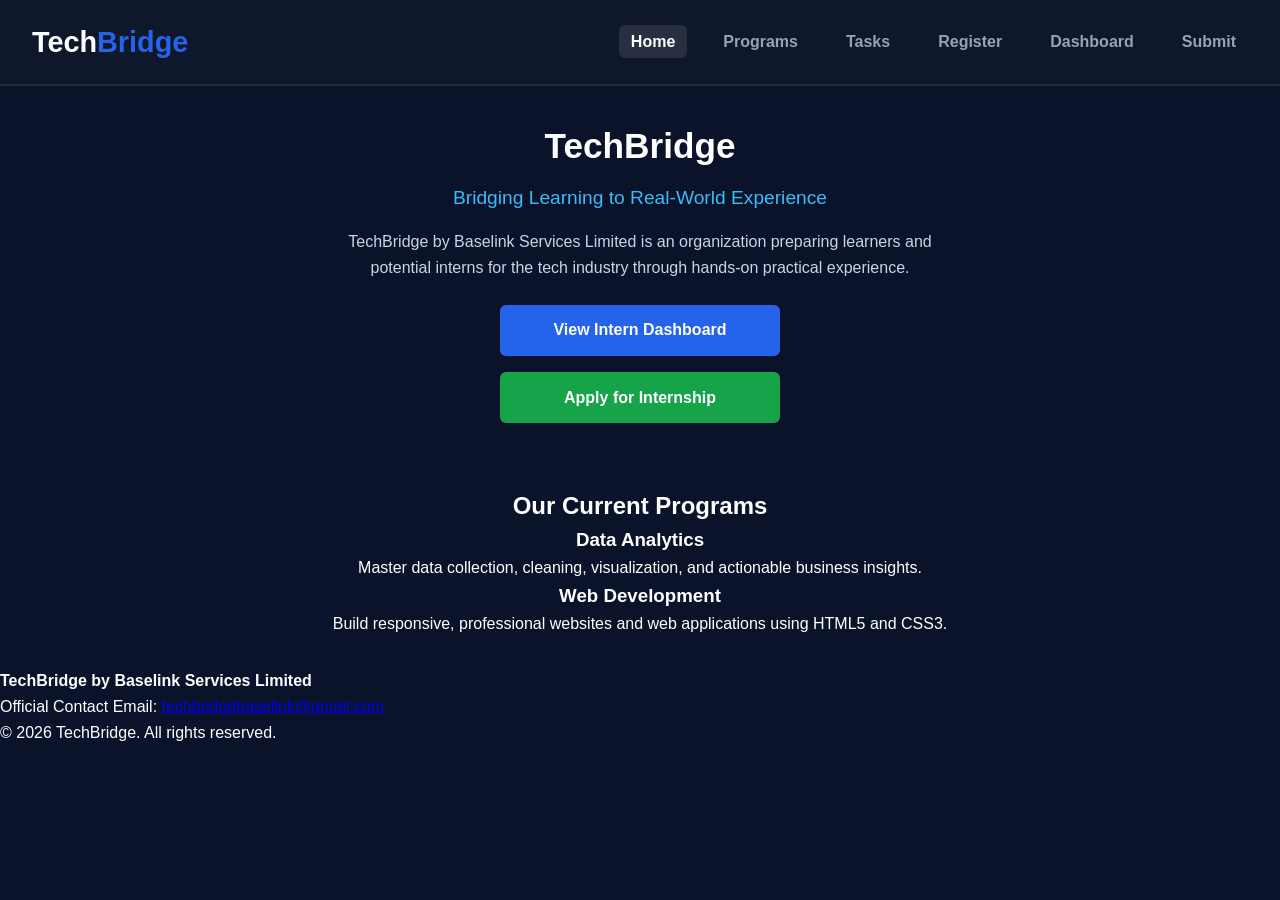
<file: index.html>
<!DOCTYPE html>
<html lang="en">
<head>
    <meta charset="UTF-8">
    <meta name="viewport" content="width=device-width, initial-scale=1.0">
    <title>TechBridge - Bridging Learning to Real-World Experience</title>
    <link rel="stylesheet" href="style.css">
</head>
<body>
    <header class="navbar">
        <a href="index.html" class="logo">Tech<span>Bridge</span></a>
        <nav>
            <ul class="nav-links">
                <li><a href="index.html" class="active">Home</a></li>
                <li><a href="programs.html">Programs</a></li>
                <li><a href="tasks.html">Tasks</a></li>
                <li><a href="register.html">Register</a></li>
                <li><a href="dashboard.html">Dashboard</a></li>
                <li><a href="submit.html">Submit</a></li>
            </ul>
        </nav>
    </header>
    <section class="hero" id="about">
        <h1>TechBridge</h1>
        <p class="hero-tagline">Bridging Learning to Real-World Experience</p>
        <p class="intro-desc">TechBridge by Baselink Services Limited is an organization preparing learners and potential interns for the tech industry through hands-on practical experience.</p>
        <div class="hero-btns">
            <a href="dashboard.html" class="btn-primary">View Intern Dashboard</a>
            <a href="register.html" class="btn-community">Apply for Internship</a>
        </div>
    </section>
    <section class="programs" id="programs">
        <h2>Our Current Programs</h2>
        <div class="program-grid">
            <div class="card">
                <h3>Data Analytics</h3>
                <p>Master data collection, cleaning, visualization, and actionable business insights.</p>
            </div>
            <div class="card">
                <h3>Web Development</h3>
                <p>Build responsive, professional websites and web applications using HTML5 and CSS3.</p>
            </div>
        </div>
    </section>
          <footer id="contact">
        <p><strong>TechBridge by Baselink Services Limited</strong></p>
        <p>Official Contact Email: <a href="mailto:techbridgebaselink@gmail.com">techbridgebaselink@gmail.com</a></p>
        <p class="footer-copy">&copy; 2026 TechBridge. All rights reserved.</p>
    </footer>
</body>
</html>
</file>
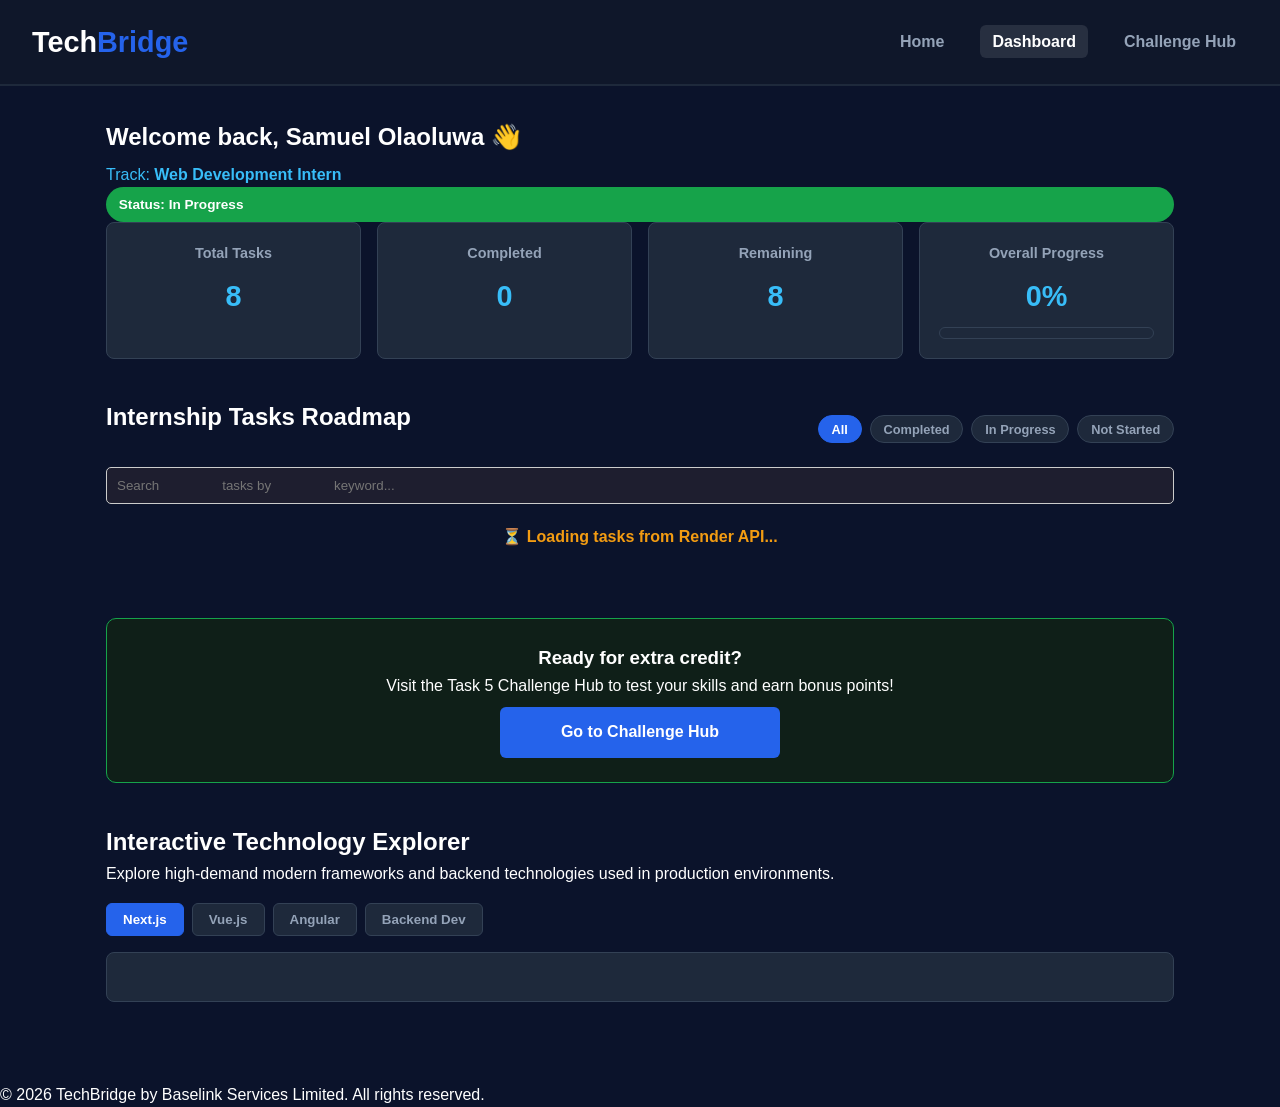
<file: dashboard.html>
<!DOCTYPE html> <html 
lang="en"> <head>
    <meta charset="UTF-8"> 
    <meta name="viewport" 
    content="width=device-width, 
    initial-scale=1.0"> 
    <title>TechBridge - 
    Intern 
    Dashboard</title> <link 
    rel="stylesheet" 
    href="style.css">
</head> <body> <header 
    class="navbar">
        <a 
        href="index.html" 
        class="logo">Tech<span>Bridge</span></a> 
        <nav>
            <ul 
            class="nav-links">
                <li><a 
                href="index.html">Home</a></li> 
                <li><a 
                href="dashboard.html" 
                class="active">Dashboard</a></li> 
                <li><a 
                href="challenges.html">Challenge 
                Hub</a></li>
            </ul> </nav> 
    </header> <main 
    class="container">
        <!-- Welcome Banner 
        --> <section 
        class="welcome-banner">
            <div> 
                <h1>Welcome 
                back, <span 
                id="intern-name">Samuel 
                Olaoluwa</span> 
                👋</h1> <p 
                class="track-badge">Track: 
                <strong><span 
                id="intern-track">Web 
                Development 
                Intern</span></strong></p>
            </div> <div 
            class="status-pill">Status: 
            <span 
            id="intern-status">In 
            Progress</span></div>
        </section> <!-- 
        Internship Progress 
        Overview --> 
        <section 
        class="overview-grid">
            <div 
            class="stat-card">
                <h3>Total 
                Tasks</h3> 
                <p 
                id="dash-total">8</p>
            </div> <div 
            class="stat-card">
                <h3>Completed</h3> 
                <p 
                id="dash-completed">0</p>
            </div> <div 
            class="stat-card">
                <h3>Remaining</h3> 
                <p 
                id="dash-remaining">8</p>
            </div> <div 
            class="stat-card">
                <h3>Overall 
                Progress</h3> 
                <p 
                id="dash-percentage">0%</p> 
                <div 
                class="progress-bg" 
                style="margin-top: 
                0.5rem;">
                    <div 
                    id="dash-progress-fill" 
                    class="progress-fill"></div>
                </div> 
            </div>
        </section> <!-- 
        Dynamic Task 
        Tracker --> 
        <section 
        class="dashboard-section">
            <div 
            class="section-header">
                <h2>Internship 
                Tasks 
                Roadmap</h2> 
                <div 
                class="filter-controls">
                    <button 
                    class="dash-filter 
                    active" 
                    data-filter="all">All</button> 
                    <button 
                    class="dash-filter" 
                    data-filter="completed">Completed</button> 
                    <button 
                    class="dash-filter" 
                    data-filter="in-progress">In 
                    Progress</button> 
                    <button 
                    class="dash-filter" 
                    data-filter="not-started">Not 
                    Started</button>
                </div> 
            </div> <!-- 
            Task 8: Search 
            Bar and Loading 
            States --> <div 
            style="margin-bottom: 
            20px;">
                <input 
                type="text" 
                id="searchInput" 
                placeholder="Search 
                tasks by 
                keyword..." 
                style="width: 
                100%; 
                padding: 
                10px; 
                border-radius: 
                5px; 
                border: 1px 
                solid #ccc; 
                background: 
                #1e1e2f; 
                color: 
                white;">
            </div> <div 
            id="statusMessage" 
            style="text-align: 
            center; 
            margin-bottom: 
            20px; 
            font-weight: 
            bold;">
                <p 
                id="loadingText" 
                style="color: 
                #f39c12;">⏳ 
                Loading 
                tasks from 
                Render 
                API...</p> 
                <p 
                id="errorText" 
                style="color: 
                #e74c3c; 
                display: 
                none;">❌ 
                Unable to 
                load tasks. 
                Please try 
                again 
                later.</p> 
                <p 
                id="noResultsText" 
                style="color: 
                #3498db; 
                display: 
                none;">🔍 
                No matching 
                tasks 
                found.</p>
            </div> <div 
            id="dynamic-task-list" 
            class="tasks-grid"></div>
        </section> <!-- 
        Challenge Hub 
        Callout --> 
        <section 
        class="challenge-hub-card">
            <h3>Ready for 
            extra 
            credit?</h3> 
            <p>Visit the 
            Task 5 
            Challenge Hub 
            to test your 
            skills and earn 
            bonus 
            points!</p> <a 
            href="challenges.html" 
            class="btn-primary" 
            style="display: 
            inline-block; 
            margin-top: 
            0.5rem;">Go to 
            Challenge 
            Hub</a>
        </section> <!-- 
        Interactive 
        Technology Explorer 
        --> <section 
        class="dashboard-section 
        tech-explorer">
            <h2>Interactive 
            Technology 
            Explorer</h2> 
            <p>Explore 
            high-demand 
            modern 
            frameworks and 
            backend 
            technologies 
            used in 
            production 
            environments.</p>
            
            <div 
            class="tech-tabs">
                <button 
                class="tech-tab 
                active" 
                data-tech="nextjs">Next.js</button> 
                <button 
                class="tech-tab" 
                data-tech="vue">Vue.js</button> 
                <button 
                class="tech-tab" 
                data-tech="angular">Angular</button> 
                <button 
                class="tech-tab" 
                data-tech="backend">Backend 
                Dev</button>
            </div>
            
            <div 
            id="tech-content-panel" 
            class="tech-panel">
                <!-- 
                Dynamic 
                Content 
                Injected 
                via JS -->
            </div> 
        </section>
    </main> <footer> 
        <p>&copy; 2026 
        TechBridge by 
        Baselink Services 
        Limited. All rights 
        reserved.</p>
    </footer> <script 
    src="dashboard.js"></script>
</body> </html>
</file>
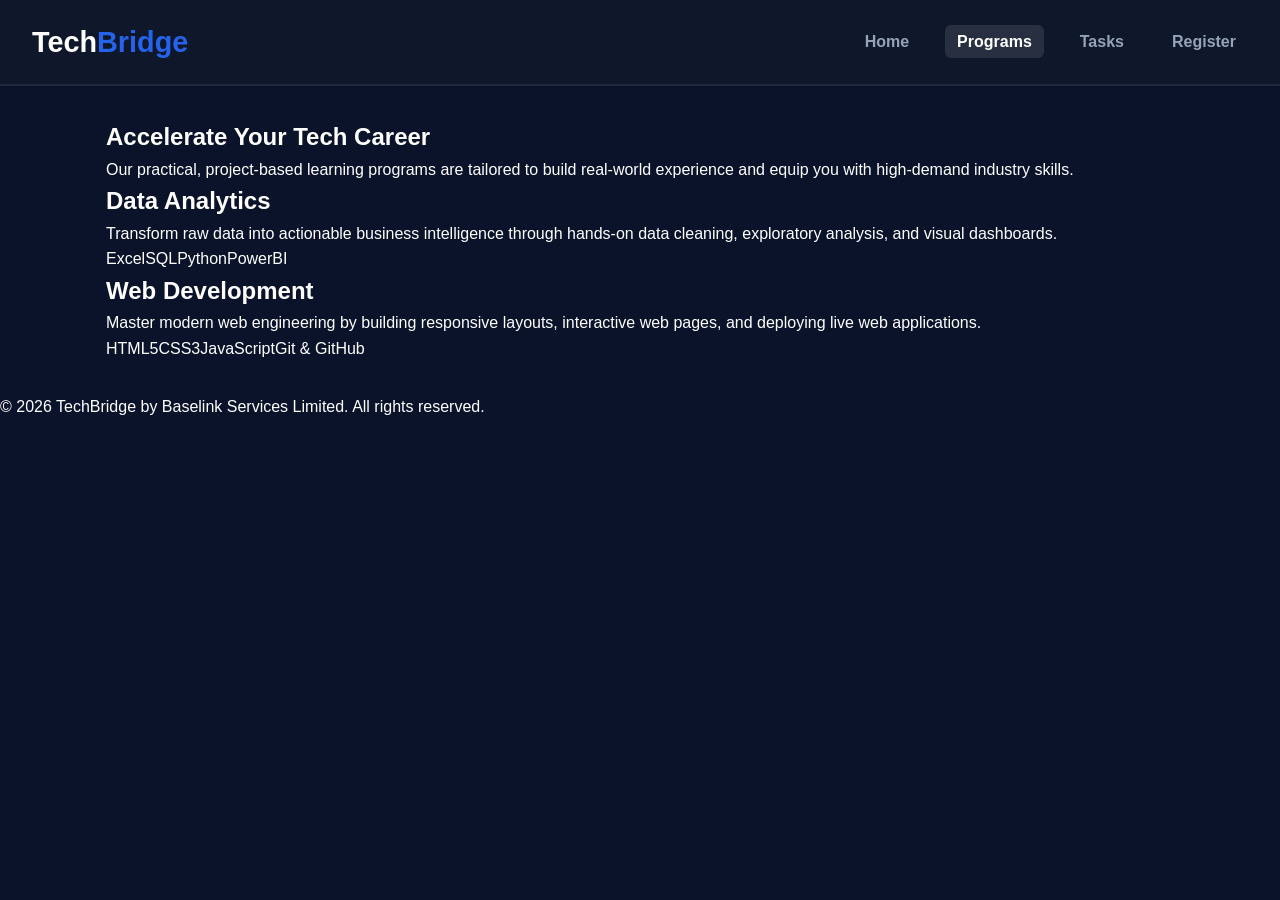
<file: programs.html>
<!DOCTYPE html> <html lang="en"> <head> <meta 
    charset="UTF-8"> <meta name="viewport" 
    content="width=device-width, 
    initial-scale=1.0"> <title>TechBridge - 
    Programs</title> <link rel="stylesheet" 
    href="style.css">
</head> <body> <header class="navbar"> <a 
        href="index.html" 
        class="logo">Tech<span>Bridge</span></a> 
        <nav>
            <ul class="nav-links"> <li><a 
                href="index.html">Home</a></li> 
                <li><a href="programs.html" 
                class="active">Programs</a></li> 
                <li><a 
                href="tasks.html">Tasks</a></li> 
                <li><a 
                href="register.html">Register</a></li>
            </ul> </nav> </header> <main 
    class="container">
        <section class="programs-overview"> 
            <h1>Accelerate Your Tech Career</h1> 
            <p>Our practical, project-based 
            learning programs are tailored to build 
            real-world experience and equip you 
            with high-demand industry skills.</p>
        </section> <section class="program-cards"> 
            <div class="program-card">
                <h2>Data Analytics</h2> 
                <p>Transform raw data into 
                actionable business intelligence 
                through hands-on data cleaning, 
                exploratory analysis, and visual 
                dashboards.</p> <div 
                class="skills-tags">
                    <span 
                    class="tag">Excel</span><span 
                    class="tag">SQL</span><span 
                    class="tag">Python</span><span 
                    class="tag">PowerBI</span>
                </div> </div> <div 
            class="program-card">
                <h2>Web Development</h2> <p>Master 
                modern web engineering by building 
                responsive layouts, interactive web 
                pages, and deploying live web 
                applications.</p> <div 
                class="skills-tags">
                    <span 
                    class="tag">HTML5</span><span 
                    class="tag">CSS3</span><span 
                    class="tag">JavaScript</span><span 
                    class="tag">Git & GitHub</span>
                </div> </div> </section> </main> 
    <footer>
        <p>&copy; 2026 TechBridge by Baselink 
        Services Limited. All rights reserved.</p>
    </footer> </body> </html>
</file>
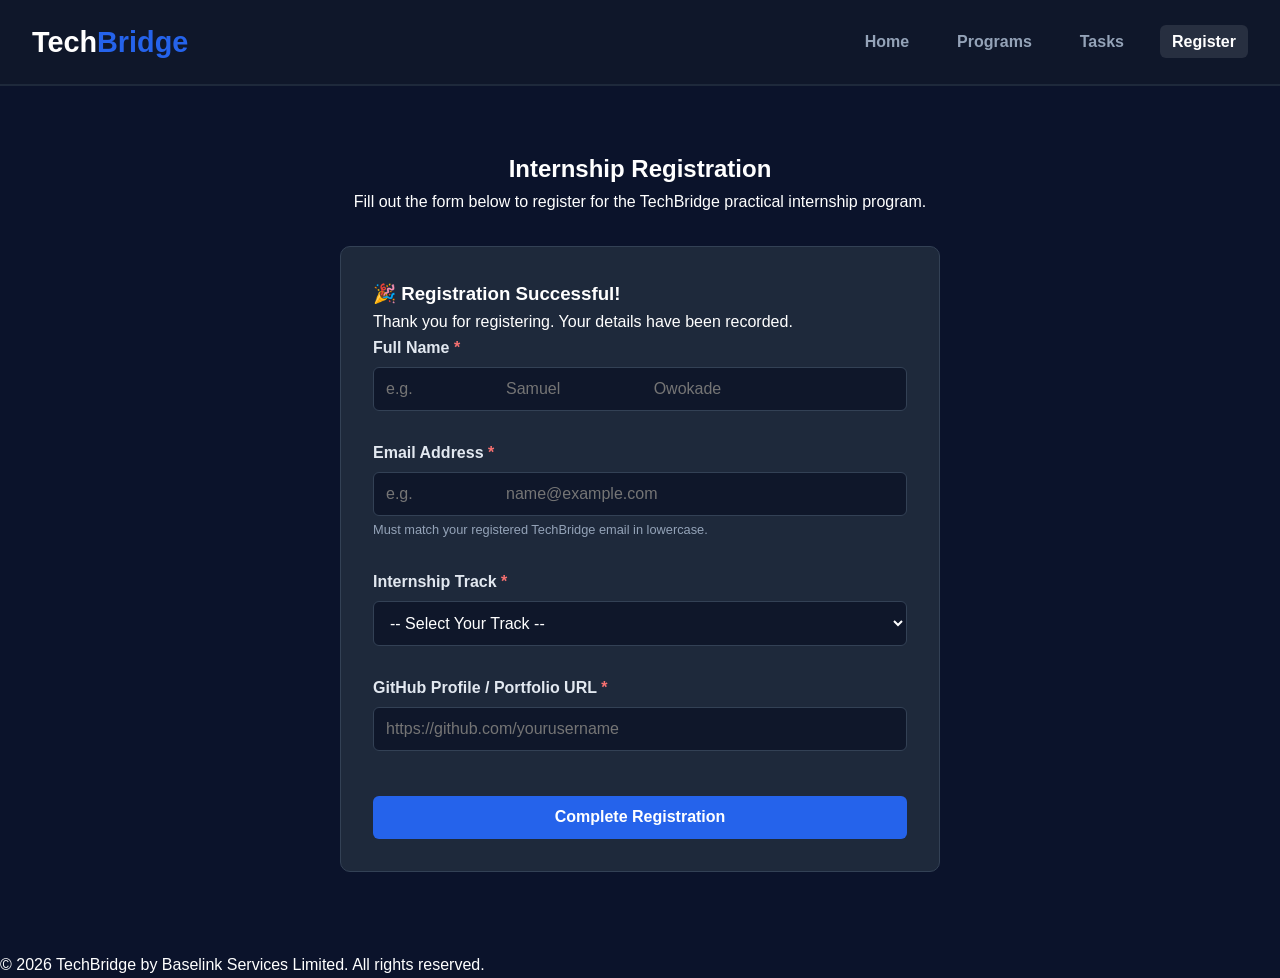
<file: register.html>
<!DOCTYPE html> <html 
lang="en"> <head>
    <meta charset="UTF-8"> 
    <meta name="viewport" 
    content="width=device-width, 
    initial-scale=1.0"> 
    <title>TechBridge - Intern 
    Registration</title> <link 
    rel="stylesheet" 
    href="style.css">
</head> <body> <header 
    class="navbar">
        <a href="index.html" 
        class="logo">Tech<span>Bridge</span></a> 
        <nav>
            <ul 
            class="nav-links">
                <li><a 
                href="index.html">Home</a></li> 
                <li><a 
                href="programs.html">Programs</a></li> 
                <li><a 
                href="tasks.html">Tasks</a></li> 
                <li><a 
                href="register.html" 
                class="active">Register</a></li>
            </ul> </nav> 
    </header> <main 
    class="container">
        <section 
        class="form-header">
            <h1>Internship 
            Registration</h1> 
            <p>Fill out the 
            form below to 
            register for the 
            TechBridge 
            practical 
            internship 
            program.</p>
        </section> <section 
        class="form-card">
            <div 
            id="success-message" 
            class="success-box 
            hidden" 
            role="alert">
                <h3>🎉 
                Registration 
                Successful!</h3> 
                <p>Thank you 
                for 
                registering. 
                Your details 
                have been 
                recorded.</p>
            </div> <form 
            id="registration-form" 
            novalidate>
                <div 
                class="form-group">
                    <label 
                    for="fullname">Full 
                    Name <span 
                    class="required">*</span></label> 
                    <input 
                    type="text" 
                    id="fullname" 
                    name="fullname" 
                    placeholder="e.g. 
                    Samuel 
                    Owokade" 
                    required 
                    aria-describedby="fullname-error"> 
                    <span 
                    class="error-msg" 
                    id="fullname-error" 
                    aria-live="polite"></span>
                </div> <div 
                class="form-group">
                    <label 
                    for="email">Email 
                    Address 
                    <span 
                    class="required">*</span></label> 
                    <input 
                    type="email" 
                    id="email" 
                    name="email" 
                    placeholder="e.g. 
                    name@example.com" 
                    required 
                    aria-describedby="email-error"> 
                    <small 
                    class="input-hint">Must 
                    match your 
                    registered 
                    TechBridge 
                    email in 
                    lowercase.</small> 
                    <span 
                    class="error-msg" 
                    id="email-error" 
                    aria-live="polite"></span>
                </div> <div 
                class="form-group">
                    <label 
                    for="track">Internship 
                    Track <span 
                    class="required">*</span></label> 
                    <select 
                    id="track" 
                    name="track" 
                    required 
                    aria-describedby="track-error">
                        <option 
                        value="">-- 
                        Select 
                        Your 
                        Track 
                        --</option> 
                        <option 
                        value="web-dev">Web 
                        Development</option> 
                        <option 
                        value="data-analytics">Data 
                        Analytics</option>
                    </select> 
                    <span 
                    class="error-msg" 
                    id="track-error" 
                    aria-live="polite"></span>
                </div> <div 
                class="form-group">
                    <label 
                    for="github">GitHub 
                    Profile / 
                    Portfolio 
                    URL <span 
                    class="required">*</span></label> 
                    <input 
                    type="url" 
                    id="github" 
                    name="github" 
                    placeholder="https://github.com/yourusername" 
                    required 
                    aria-describedby="github-error"> 
                    <span 
                    class="error-msg" 
                    id="github-error" 
                    aria-live="polite"></span>
                </div> <button 
                type="submit" 
                id="submit-btn" 
                class="btn-primary 
                form-submit-btn">Complete 
                Registration</button>
            </form> </section> 
    </main> <footer>
        <p>&copy; 2026 
        TechBridge by Baselink 
        Services Limited. All 
        rights reserved.</p>
    </footer> <script 
    src="script.js"></script>
</body> </html>
</file>
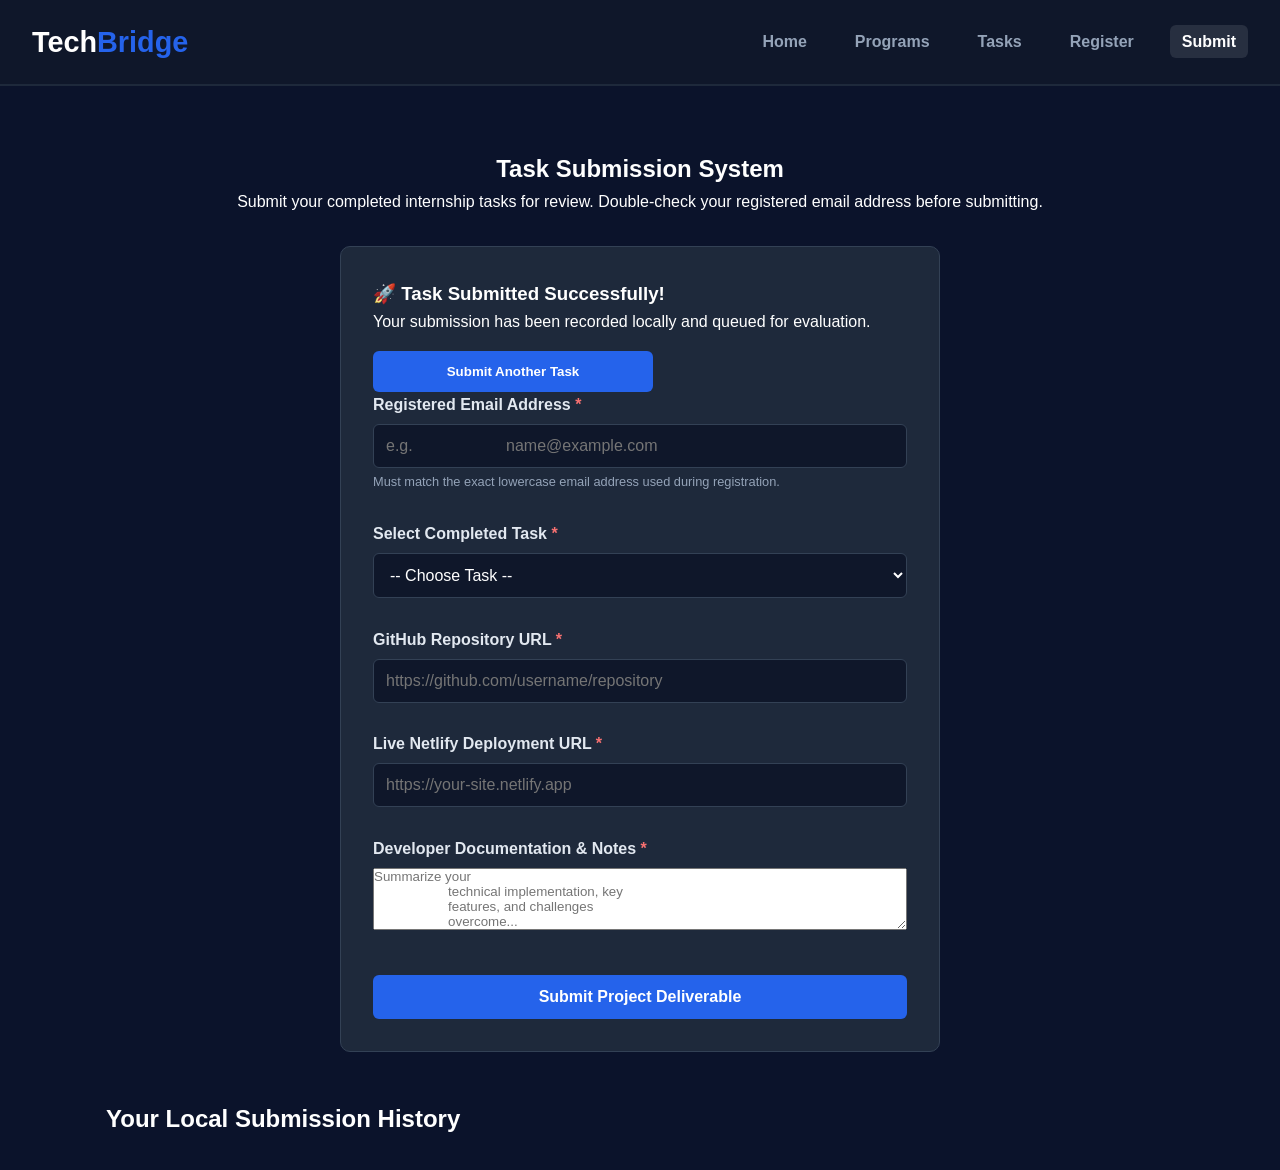
<file: submit.html>
<!DOCTYPE html> <html lang="en"> <head> <meta 
    charset="UTF-8"> <meta name="viewport" 
    content="width=device-width, initial-scale=1.0"> 
    <title>TechBridge - Task Submission System</title> 
    <link rel="stylesheet" href="style.css">
</head> <body> <header class="navbar"> <a 
        href="index.html" 
        class="logo">Tech<span>Bridge</span></a> <nav>
            <ul class="nav-links"> <li><a 
                href="index.html">Home</a></li> <li><a 
                href="programs.html">Programs</a></li> 
                <li><a href="tasks.html">Tasks</a></li> 
                <li><a 
                href="register.html">Register</a></li> 
                <li><a href="submit.html" 
                class="active">Submit</a></li>
            </ul> </nav> </header> <main 
    class="container">
        <section class="form-header"> <h1>Task 
            Submission System</h1> <p>Submit your 
            completed internship tasks for review. 
            Double-check your registered email address 
            before submitting.</p>
        </section> <section class="form-card"> <div 
            id="submit-success-message" 
            class="success-box hidden" role="alert">
                <h3>🚀 Task Submitted Successfully!</h3> 
                <p>Your submission has been recorded 
                locally and queued for evaluation.</p> 
                <button type="button" 
                id="submit-another-btn" 
                class="btn-primary" 
                style="margin-top:1rem;">Submit Another 
                Task</button>
            </div> <form id="submission-form" 
            novalidate>
                <div class="form-group"> <label 
                    for="sub-email">Registered Email 
                    Address <span 
                    class="required">*</span></label> 
                    <input type="email" id="sub-email" 
                    name="email" placeholder="e.g. 
                    name@example.com" required 
                    aria-describedby="sub-email-error"> 
                    <small class="input-hint">Must match 
                    the exact lowercase email address 
                    used during registration.</small> 
                    <span class="error-msg" 
                    id="sub-email-error" 
                    aria-live="polite"></span>
                </div> <div class="form-group"> <label 
                    for="sub-task">Select Completed Task 
                    <span 
                    class="required">*</span></label> 
                    <select id="sub-task" name="task" 
                    required 
                    aria-describedby="sub-task-error">
                        <option value="">-- Choose Task 
                        --</option> <option value="Task 
                        1">Task 1: Build the TechBridge 
                        Homepage</option> <option 
                        value="Task 2">Task 2: Build the 
                        Programs Experience</option> 
                        <option value="Task 3">Task 3: 
                        Build the Internship Tasks 
                        Experience</option> <option 
                        value="Task 4">Task 4: Build an 
                        Interactive Task 
                        Tracker</option> <option 
                        value="Task 5">Task 5: Build the 
                        Intern Registration 
                        Experience</option> <option 
                        value="Task 6">Task 6: Build the 
                        Task Submission System</option> 
                        <option value="Task 7">Task 7: 
                        Build the Intern 
                        Dashboard</option> <option 
                        value="Task 8">Task 8: Build the 
                        Complete TechBridge 
                        Platform</option>
                    </select> <span class="error-msg" 
                    id="sub-task-error" 
                    aria-live="polite"></span>
                </div> <div class="form-group"> <label 
                    for="sub-github">GitHub Repository 
                    URL <span 
                    class="required">*</span></label> 
                    <input type="url" id="sub-github" 
                    name="github" 
                    placeholder="https://github.com/username/repository" 
                    required 
                    aria-describedby="sub-github-error"> 
                    <span class="error-msg" 
                    id="sub-github-error" 
                    aria-live="polite"></span>
                </div> <div class="form-group"> <label 
                    for="sub-netlify">Live Netlify 
                    Deployment URL <span 
                    class="required">*</span></label> 
                    <input type="url" id="sub-netlify" 
                    name="netlify" 
                    placeholder="https://your-site.netlify.app" 
                    required 
                    aria-describedby="sub-netlify-error"> 
                    <span class="error-msg" 
                    id="sub-netlify-error" 
                    aria-live="polite"></span>
                </div> <div class="form-group"> <label 
                    for="sub-notes">Developer 
                    Documentation & Notes <span 
                    class="required">*</span></label> 
                    <textarea id="sub-notes" 
                    name="notes" rows="4" 
                    placeholder="Summarize your 
                    technical implementation, key 
                    features, and challenges 
                    overcome..." required 
                    aria-describedby="sub-notes-error"></textarea> 
                    <span class="error-msg" 
                    id="sub-notes-error" 
                    aria-live="polite"></span>
                </div> <button type="submit" 
                class="btn-primary 
                form-submit-btn">Submit Project 
                Deliverable</button>
            </form> </section> <!-- Submission History 
        Log --> <section 
        class="submission-history-container">
            <h2>Your Local Submission History</h2>
            <div id="submission-history-list" class="submission-hist
</file>
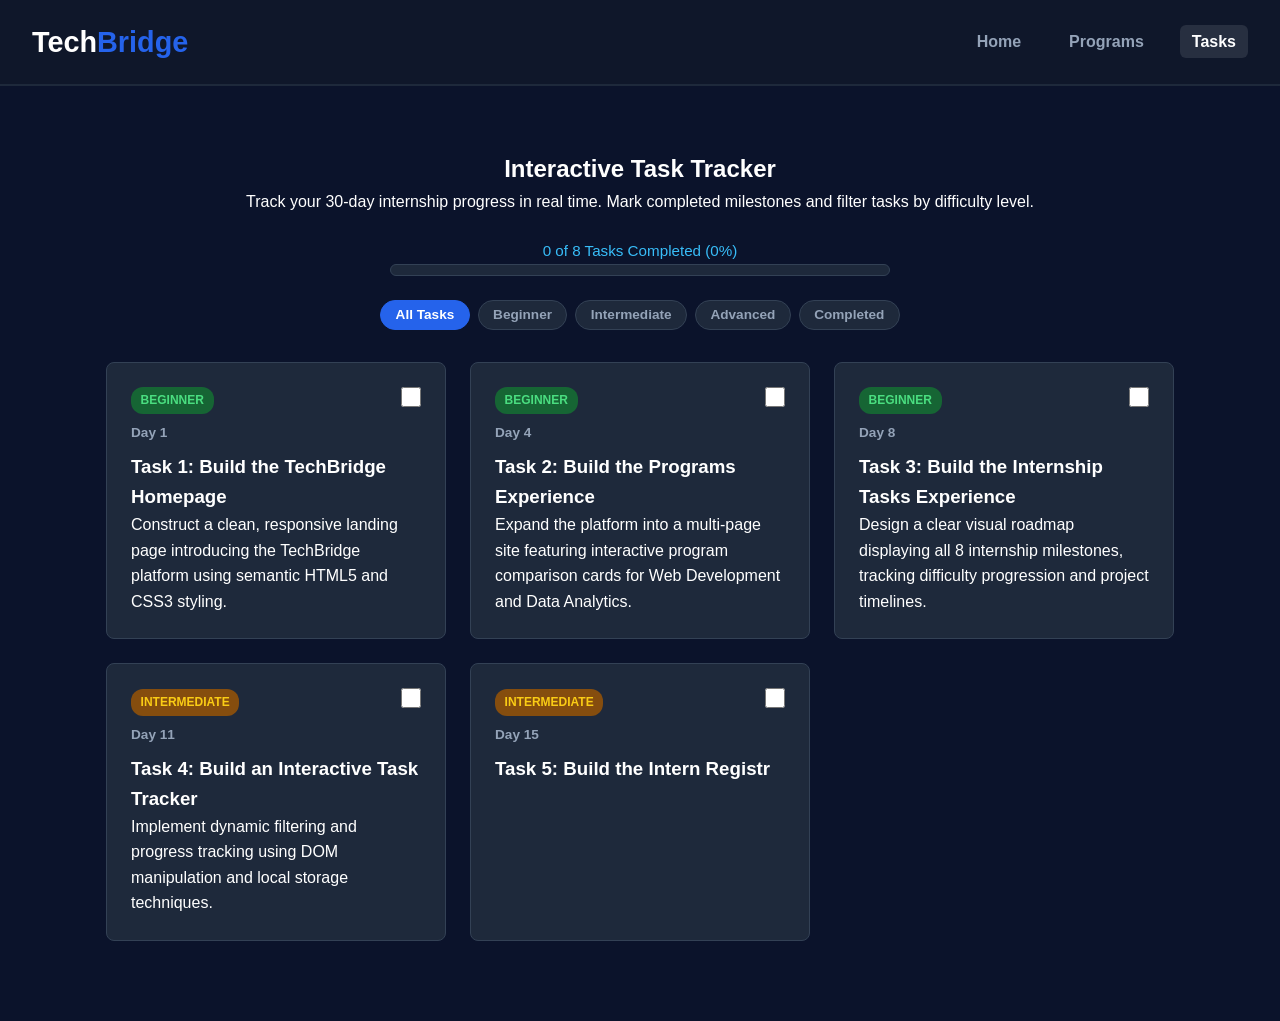
<file: tasks.html>
<!DOCTYPE html> <html 
lang="en"> <head>
    <meta charset="UTF-8"> 
    <meta name="viewport" 
    content="width=device-width, 
    initial-scale=1.0"> 
    <title>TechBridge - Task 
    Tracker</title> <link 
    rel="stylesheet" 
    href="style.css">
</head> <body> <header 
    class="navbar">
        <a href="index.html" 
        class="logo">Tech<span>Bridge</span></a> 
        <nav>
            <ul 
            class="nav-links">
                <li><a 
                href="index.html">Home</a></li> 
                <li><a 
                href="programs.html">Programs</a></li> 
                <li><a 
                href="tasks.html" 
                class="active">Tasks</a></li>
            </ul> </nav> 
    </header> <main 
    class="container">
        <section 
        class="tasks-header">
            <h1>Interactive 
            Task Tracker</h1> 
            <p>Track your 
            30-day internship 
            progress in real 
            time. Mark 
            completed 
            milestones and 
            filter tasks by 
            difficulty 
            level.</p>
            
            <!-- Progress 
            Tracker Bar --> 
            <div 
            class="tracker-container">
                <span 
                id="progress-text">0 
                of 8 Tasks 
                Completed 
                (0%)</span> 
                <div 
                class="progress-bg">
                    <div 
                    id="progress-bar" 
                    class="progress-fill"></div>
                </div> </div> 
            <!-- Filter 
            Controls --> <div 
            class="filter-controls">
                <button 
                class="filter-btn 
                active" 
                data-filter="all">All 
                Tasks</button> 
                <button 
                class="filter-btn" 
                data-filter="beginner">Beginner</button> 
                <button 
                class="filter-btn" 
                data-filter="intermediate">Intermediate</button> 
                <button 
                class="filter-btn" 
                data-filter="advanced">Advanced</button> 
                <button 
                class="filter-btn" 
                data-filter="completed">Completed</button>
            </div> </section> 
        <!-- Tasks Grid --> 
        <section 
        class="tasks-grid">
            <div 
            class="task-card">
                <div 
                class="task-card-header">
                    <span 
                    class="task-badge 
                    beginner">Beginner</span> 
                    <label 
                    class="checkbox-container">
                        <input 
                        type="checkbox" 
                        class="task-checkbox"> 
                        <span 
                        class="checkmark"></span>
                    </label> 
                </div> <span 
                class="task-day">Day 
                1</span> 
                <h3>Task 1: 
                Build the 
                TechBridge 
                Homepage</h3> 
                <p>Construct a 
                clean, 
                responsive 
                landing page 
                introducing the 
                TechBridge 
                platform using 
                semantic HTML5 
                and CSS3 
                styling.</p>
            </div> <div 
            class="task-card">
                <div 
                class="task-card-header">
                    <span 
                    class="task-badge 
                    beginner">Beginner</span> 
                    <label 
                    class="checkbox-container">
                        <input 
                        type="checkbox" 
                        class="task-checkbox"> 
                        <span 
                        class="checkmark"></span>
                    </label> 
                </div> <span 
                class="task-day">Day 
                4</span> 
                <h3>Task 2: 
                Build the 
                Programs 
                Experience</h3> 
                <p>Expand the 
                platform into a 
                multi-page site 
                featuring 
                interactive 
                program 
                comparison 
                cards for Web 
                Development and 
                Data 
                Analytics.</p>
            </div> <div 
            class="task-card">
                <div 
                class="task-card-header">
                    <span 
                    class="task-badge 
                    beginner">Beginner</span> 
                    <label 
                    class="checkbox-container">
                        <input 
                        type="checkbox" 
                        class="task-checkbox"> 
                        <span 
                        class="checkmark"></span>
                    </label> 
                </div> <span 
                class="task-day">Day 
                8</span> 
                <h3>Task 3: 
                Build the 
                Internship 
                Tasks 
                Experience</h3> 
                <p>Design a 
                clear visual 
                roadmap 
                displaying all 
                8 internship 
                milestones, 
                tracking 
                difficulty 
                progression and 
                project 
                timelines.</p>
            </div> <div 
            class="task-card">
                <div 
                class="task-card-header">
                    <span 
                    class="task-badge 
                    intermediate">Intermediate</span> 
                    <label 
                    class="checkbox-container">
                        <input 
                        type="checkbox" 
                        class="task-checkbox"> 
                        <span 
                        class="checkmark"></span>
                    </label> 
                </div> <span 
                class="task-day">Day 
                11</span> 
                <h3>Task 4: 
                Build an 
                Interactive 
                Task 
                Tracker</h3> 
                <p>Implement 
                dynamic 
                filtering and 
                progress 
                tracking using 
                DOM 
                manipulation 
                and local 
                storage 
                techniques.</p>
            </div> <div 
            class="task-card">
                <div 
                class="task-card-header">
                    <span 
                    class="task-badge 
                    intermediate">Intermediate</span> 
                    <label 
                    class="checkbox-container">
                        <input 
                        type="checkbox" 
                        class="task-checkbox"> 
                        <span 
                        class="checkmark"></span>
                    </label> 
                </div> <span 
                class="task-day">Day 
                15</span>
                <h3>Task 5: Build the Intern Registr
</file>
<file: style.css>
* { box-sizing: border-box; margin: 0; 
    padding: 0; font-family: 'Segoe UI', 
    Tahoma, Geneva, Verdana, sans-serif;
}
body { background-color: #0b132b; color: 
    #ffffff;
    line-height: 1.6;
}
.container { max-width: 1100px; margin: 0 
    auto; padding: 2rem 1rem;
}
/* Navigation Bar */ .navbar { display: 
    flex; justify-content: space-between; 
    align-items: center; padding: 1.2rem 
    2rem; background-color: #0f172a; 
    border-bottom: 2px solid #1e293b;
}
.navbar .logo { font-size: 1.8rem; 
    font-weight: 800; color: #ffffff; 
    text-decoration: none;
}
.navbar .logo span { color: #2563eb; 
    font-weight: 800;
}
.nav-links { list-style: none; display: 
    flex; gap: 1.5rem; margin: 0; padding: 
    0; align-items: center;
}
.nav-links a { color: #94a3b8; 
    text-decoration: none; font-size: 
    1rem; font-weight: 600; padding: 
    0.5rem 0.75rem; border-radius: 6px; 
    transition: all 0.2s;
}
.nav-links a.active, .nav-links a:hover { 
    color: #ffffff; background-color: 
    rgba(255, 255, 255, 0.1);
}
/* Layouts & Cards */ .hero, .programs, 
.internship-section {
    padding: 2rem 1rem; text-align: 
    center;
}
.hero h1 { font-size: 2.2rem; 
margin-bottom: 0.5rem; } .hero-tagline { 
color: #38bdf8; font-size: 1.2rem; 
margin-bottom: 1rem; } .intro-desc { 
max-width: 600px; margin: 0 auto 1.5rem; 
color: #cbd5e1; } .hero-btns {
    display: flex; flex-direction: column; 
    gap: 1rem; align-items: center;
}
.btn-primary, .btn-community { display: 
    inline-block; padding: 0.8rem 1.5rem; 
    border-radius: 6px; text-decoration: 
    none; font-weight: 600; width: 100%; 
    max-width: 280px; text-align: center; 
    border: none; cursor: pointer;
}
.btn-primary { background-color: #2563eb; 
color: #ffffff; } .btn-community { 
background-color: #16a34a; color: #ffffff; 
}
/* Task Tracker Styles */ .tasks-header, 
.form-header { text-align: center; margin: 
2rem 0; } .tracker-container { max-width: 
500px; margin: 1.5rem auto 1rem; 
text-align: center; }
#progress-text { font-size: 0.95rem; 
#font-weight: 600; color: #38bdf8; 
#display: block; margin-bottom: 0.5rem; }
.progress-bg { background-color: #1e293b; 
border-radius: 10px; height: 12px; 
overflow: hidden; border: 1px solid 
#334155; }
.progress-fill { background: 
linear-gradient(90deg, #2563eb, #16a34a); 
height: 100%; width: 0%; transition: width 
0.3s ease; } .filter-controls { display: 
flex; flex-wrap: wrap; justify-content: 
center; gap: 0.5rem; margin-top: 1.5rem; } 
.filter-btn { background-color: #1e293b; 
color: #94a3b8; border: 1px solid #334155; 
padding: 0.4rem 0.9rem; border-radius: 
20px; font-weight: 600; font-size: 
0.85rem; cursor: pointer; } 
.filter-btn.active, .filter-btn:hover { 
background-color: #2563eb; color: #ffffff; 
border-color: #2563eb; } .tasks-grid { 
display: grid; grid-template-columns: 
repeat(auto-fit, minmax(280px, 1fr)); gap: 
1.5rem; margin-bottom: 3rem; } .task-card 
{ background-color: #1e293b; 
border-radius: 8px; padding: 1.5rem; 
border: 1px solid #334155; text-align: 
left; } .task-card.completed { 
border-color: #16a34a; background-color: 
#0f1f18; }
.task-card-header { display: flex; 
justify-content: space-between; 
align-items: center; margin-bottom: 
0.5rem; } .task-checkbox { width: 20px; 
height: 20px; accent-color: #16a34a; 
cursor: pointer; } .task-badge { display: 
inline-block; padding: 0.25rem 0.6rem; 
border-radius: 12px; font-size: 0.75rem; 
font-weight: 700; text-transform: 
uppercase; } .task-badge.beginner { 
background-color: #166534; color: #4ade80; 
}
.task-badge.intermediate { 
background-color: #854d0e; color: #facc15; 
}
.task-badge.advanced { background-color: 
#991b1b; color: #f87171; }
.task-day { display: block; color: 
#94a3b8; font-size: 0.85rem; font-weight: 
600; margin-bottom: 0.5rem; } /* Form & 
Input Styling (Task 5) */ .form-card {
    background-color: #1e293b; 
    border-radius: 10px; padding: 2rem; 
    max-width: 600px; margin: 0 auto 3rem; 
    border: 1px solid #334155;
}
.form-group { margin-bottom: 1.5rem; 
    display: flex; flex-direction: column;
}
.form-group label { font-weight: 600; 
    margin-bottom: 0.4rem; color: #e2e8f0;
}
.required { color: #f87171; } .form-group 
input, .form-group select {
    background-color: #0f172a; border: 1px 
    solid #334155; color: #ffffff; 
    padding: 0.75rem; border-radius: 6px; 
    font-size: 1rem; outline: none; 
    transition: border-color 0.2s;
}
.form-group input:focus, .form-group 
select:focus {
    border-color: #2563eb;
}
.form-group input.input-error, .form-group 
select.input-error {
    border-color: #ef4444;
}
.input-hint { color: #94a3b8; font-size: 
    0.8rem; margin-top: 0.25rem;
}
.error-msg { color: #f87171; font-size: 
    0.85rem; margin-top: 0.3rem; 
    font-weight: 500;
}
.form-submit-btn { width: 100%; max-width: 
    100%; margin-top: 1rem; font-size: 
    1rem;
}
.su

/* Task 6 Dashboard Styles */
.welcome-banner {
    background-color: #1e293b;
    border: 1px solid #334155;
    padding: 1.5rem;
    border-radius: 10px;
    display: flex;
    justify-content: space-between;
    align-items: center;
    flex-wrap: wrap;
    gap: 1rem;
    margin-bottom: 2rem;
}

.track-badge { color: #38bdf8; margin-top: 0.3rem; }
.status-pill {
    background-color: #16a34a;
    color: #ffffff;
    padding: 0.4rem 0.8rem;
    border-radius: 20px;
    font-size: 0.85rem;
    font-weight: 700;
}

.overview-grid {
    display: grid;
    grid-template-columns: repeat(auto-fit, minmax(200px, 1fr));
    gap: 1rem;
    margin-bottom: 2rem;
}

.stat-card {
    background-color: #1e293b;
    border: 1px solid #334155;
    padding: 1.2rem;
    border-radius: 8px;
    text-align: center;
}

.stat-card h3 { font-size: 0.9rem; color: #94a3b8; margin-bottom: 0.5rem; }
.stat-card p { font-size: 1.8rem; font-weight: 800; color: #38bdf8; }

.dashboard-section { margin-bottom: 3rem; }
.section-header {
    display: flex;
    justify-content: space-between;
    align-items: center;
    flex-wrap: wrap;
    gap: 1rem;
    margin-bottom: 1.5rem;
}

.dash-filter {
    background-color: #1e293b;
    color: #94a3b8;
    border: 1px solid #334155;
    padding: 0.35rem 0.8rem;
    border-radius: 20px;
    font-size: 0.8rem;
    font-weight: 600;
    cursor: pointer;
}

.dash-filter.active, .dash-filter:hover {
    background-color: #2563eb;
    color: #ffffff;
    border-color: #2563eb;
}

.challenge-hub-card {
    background-color: #0f1f18;
    border: 1px solid #16a34a;
    padding: 1.5rem;
    border-radius: 10px;
    text-align: center;
    margin-bottom: 2.5rem;
}

.tech-tabs {
    display: flex;
    flex-wrap: wrap;
    gap: 0.5rem;
    margin: 1rem 0;
}

.tech-tab {
    background-color: #1e293b;
    color: #94a3b8;
    border: 1px solid #334155;
    padding: 0.5rem 1rem;
    border-radius: 6px;
    font-weight: 600;
    cursor: pointer;
}

.tech-tab.active {
    background-color: #2563eb;
    color: #ffffff;
    border-color: #2563eb;
}

.tech-panel {
    background-color: #1e293b;
    border: 1px solid #334155;
    padding: 1.5rem;
    border-radius: 8px;
}

.tech-panel h3 { color: #38bdf8; margin-bottom: 0.5rem; }
</file>
